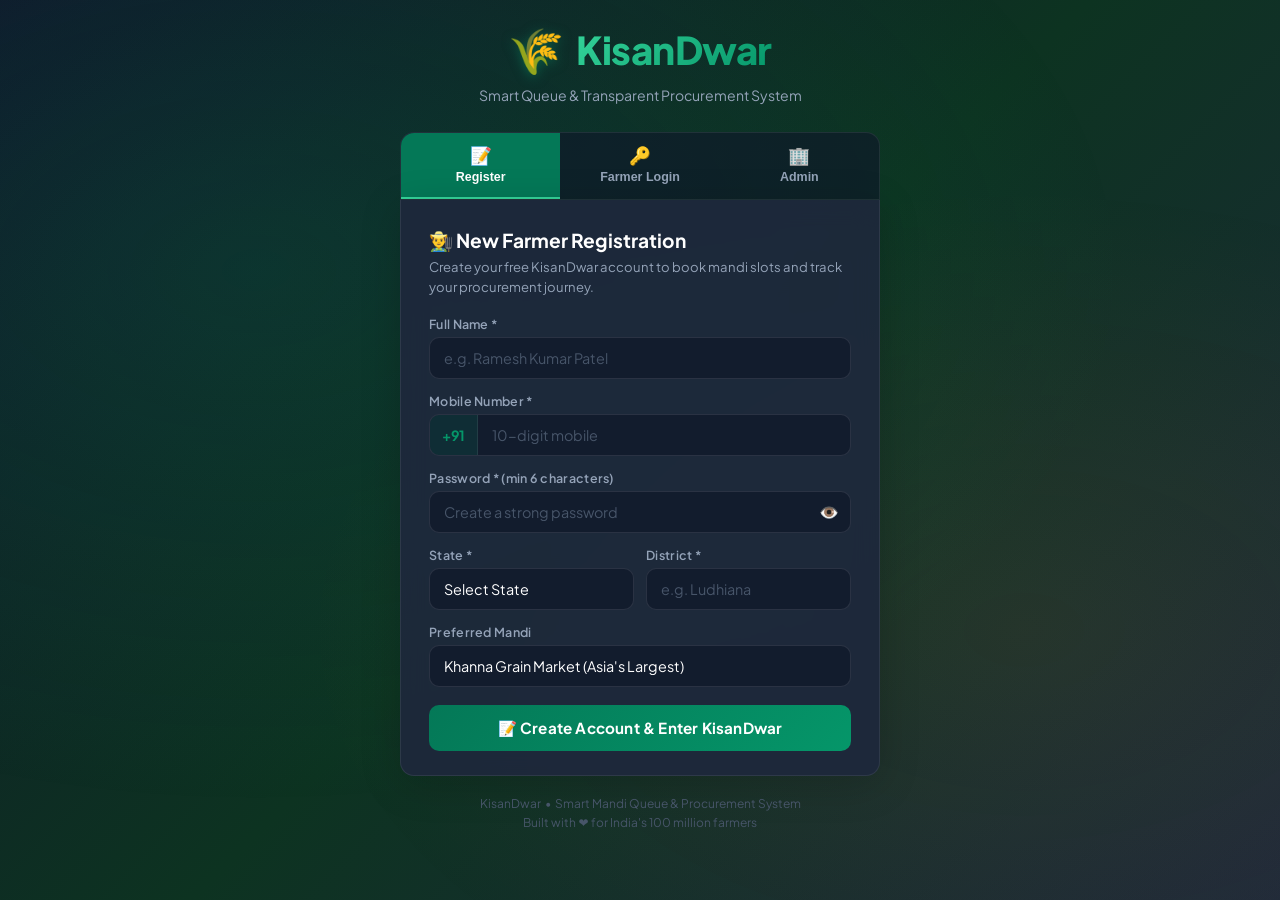
<file: templates/login.html>
<!DOCTYPE html>
<html lang="en">
<head>
    <meta charset="UTF-8">
    <meta name="viewport" content="width=device-width, initial-scale=1.0">
    <title>KisanDwar | Login & Registration Portal</title>
    <meta name="theme-color" content="#059669">
    <meta name="mobile-web-app-capable" content="yes">
    <link rel="manifest" href="/static/manifest.json">
    <link rel="preconnect" href="https://fonts.googleapis.com">
    <link rel="preconnect" href="https://fonts.gstatic.com" crossorigin>
    <link href="https://fonts.googleapis.com/css2?family=Plus+Jakarta+Sans:wght@400;500;600;700;800&display=swap" rel="stylesheet">
    <style>
        *, *::before, *::after { box-sizing: border-box; margin: 0; padding: 0; }

        :root {
            --green-600: #059669;
            --green-700: #047857;
            --green-800: #065f46;
            --green-50: #ecfdf5;
            --green-100: #d1fae5;
            --slate-900: #0f172a;
            --slate-800: #1e293b;
            --slate-700: #334155;
            --slate-600: #475569;
            --slate-400: #94a3b8;
            --slate-200: #e2e8f0;
            --slate-100: #f1f5f9;
            --amber-500: #f59e0b;
            --red-500: #ef4444;
            --white: #ffffff;
            --radius: 14px;
            --shadow: 0 4px 24px rgba(0,0,0,0.12);
            --shadow-lg: 0 8px 40px rgba(0,0,0,0.18);
        }

        body {
            font-family: 'Plus Jakarta Sans', system-ui, sans-serif;
            background: linear-gradient(135deg, var(--slate-900) 0%, #0d3321 50%, var(--slate-800) 100%);
            min-height: 100vh;
            display: flex;
            flex-direction: column;
            align-items: center;
            justify-content: flex-start;
            padding: 20px 16px 40px;
            position: relative;
            overflow-x: hidden;
        }

        body::before {
            content: '';
            position: fixed;
            inset: 0;
            background: radial-gradient(ellipse at 20% 30%, rgba(5,150,105,0.15) 0%, transparent 60%),
                        radial-gradient(ellipse at 80% 70%, rgba(245,158,11,0.07) 0%, transparent 50%);
            pointer-events: none;
        }

        /* ---- HEADER ---- */
        .auth-header {
            text-align: center;
            margin-bottom: 28px;
            position: relative;
            z-index: 1;
        }

        .brand-logo-wrap {
            display: flex;
            align-items: center;
            justify-content: center;
            gap: 12px;
            margin-bottom: 8px;
        }

        .logo-emoji {
            font-size: 2.8rem;
            filter: drop-shadow(0 2px 6px rgba(5,150,105,0.5));
        }

        .brand-name-big {
            font-size: 2.4rem;
            font-weight: 800;
            background: linear-gradient(135deg, #34d399, #059669);
            -webkit-background-clip: text;
            -webkit-text-fill-color: transparent;
            background-clip: text;
            letter-spacing: -0.5px;
        }

        .brand-sub-text {
            font-size: 0.8rem;
            font-weight: 600;
            color: var(--amber-500);
            letter-spacing: 1.5px;
            text-transform: uppercase;
        }

        .tagline {
            color: var(--slate-400);
            font-size: 0.88rem;
            margin-top: 4px;
        }

        .sih-badge {
            display: inline-block;
            background: rgba(245,158,11,0.15);
            color: var(--amber-500);
            border: 1px solid rgba(245,158,11,0.3);
            border-radius: 20px;
            padding: 3px 12px;
            font-size: 0.72rem;
            font-weight: 600;
            margin-top: 8px;
            letter-spacing: 0.5px;
        }

        /* ---- MAIN CARD WRAPPER ---- */
        .auth-portal {
            width: 100%;
            max-width: 480px;
            position: relative;
            z-index: 1;
        }

        /* ---- TABS ---- */
        .portal-tabs {
            display: grid;
            grid-template-columns: 1fr 1fr 1fr;
            background: rgba(15,23,42,0.6);
            border: 1px solid rgba(255,255,255,0.08);
            border-radius: var(--radius) var(--radius) 0 0;
            overflow: hidden;
        }

        .ptab {
            padding: 13px 8px;
            text-align: center;
            cursor: pointer;
            font-size: 0.78rem;
            font-weight: 600;
            color: var(--slate-400);
            transition: all 0.25s ease;
            border: none;
            background: none;
            display: flex;
            flex-direction: column;
            align-items: center;
            gap: 3px;
        }

        .ptab .tab-icon { font-size: 1.1rem; }

        .ptab:hover { color: var(--green-600); background: rgba(5,150,105,0.06); }

        .ptab.active {
            color: var(--white);
            background: var(--green-700);
            border-bottom: 2px solid #34d399;
        }

        /* ---- PANEL CARD ---- */
        .auth-card {
            background: rgba(30,41,59,0.95);
            border: 1px solid rgba(255,255,255,0.08);
            border-top: none;
            border-radius: 0 0 var(--radius) var(--radius);
            padding: 28px 28px 24px;
            box-shadow: var(--shadow-lg);
            backdrop-filter: blur(12px);
        }

        .auth-panel { display: none; }
        .auth-panel.active { display: block; }

        .panel-title {
            font-size: 1.2rem;
            font-weight: 700;
            color: var(--white);
            margin-bottom: 4px;
        }

        .panel-desc {
            color: var(--slate-400);
            font-size: 0.82rem;
            margin-bottom: 20px;
            line-height: 1.5;
        }

        /* ---- FORM ELEMENTS ---- */
        .form-group {
            margin-bottom: 14px;
        }

        label {
            display: block;
            font-size: 0.78rem;
            font-weight: 600;
            color: var(--slate-400);
            margin-bottom: 5px;
            letter-spacing: 0.3px;
        }

        input[type="text"],
        input[type="tel"],
        input[type="password"],
        select {
            width: 100%;
            padding: 11px 14px;
            background: rgba(15,23,42,0.7);
            border: 1.5px solid rgba(255,255,255,0.1);
            border-radius: 10px;
            color: var(--white);
            font-family: inherit;
            font-size: 0.9rem;
            transition: border-color 0.2s, box-shadow 0.2s;
            outline: none;
            -webkit-appearance: none;
            appearance: none;
        }

        input:focus, select:focus {
            border-color: var(--green-600);
            box-shadow: 0 0 0 3px rgba(5,150,105,0.18);
        }

        input::placeholder { color: var(--slate-600); }

        select option { background: var(--slate-800); }

        .form-row {
            display: grid;
            grid-template-columns: 1fr 1fr;
            gap: 12px;
        }

        /* ---- PHONE PREFIX ---- */
        .phone-field {
            display: flex;
            align-items: center;
            background: rgba(15,23,42,0.7);
            border: 1.5px solid rgba(255,255,255,0.1);
            border-radius: 10px;
            overflow: hidden;
            transition: border-color 0.2s, box-shadow 0.2s;
        }

        .phone-field:focus-within {
            border-color: var(--green-600);
            box-shadow: 0 0 0 3px rgba(5,150,105,0.18);
        }

        .phone-prefix {
            padding: 11px 12px;
            background: rgba(5,150,105,0.15);
            color: var(--green-600);
            font-size: 0.88rem;
            font-weight: 700;
            white-space: nowrap;
            border-right: 1.5px solid rgba(255,255,255,0.08);
        }

        .phone-field input {
            border: none;
            border-radius: 0;
            background: transparent;
            flex: 1;
            box-shadow: none;
        }

        .phone-field input:focus {
            box-shadow: none;
            border: none;
        }

        /* ---- BUTTONS ---- */
        .btn-primary-auth {
            width: 100%;
            padding: 13px;
            background: linear-gradient(135deg, var(--green-700), var(--green-600));
            color: var(--white);
            border: none;
            border-radius: 10px;
            font-family: inherit;
            font-size: 0.95rem;
            font-weight: 700;
            cursor: pointer;
            transition: all 0.2s ease;
            display: flex;
            align-items: center;
            justify-content: center;
            gap: 8px;
            margin-top: 18px;
            letter-spacing: 0.2px;
        }

        .btn-primary-auth:hover:not(:disabled) {
            background: linear-gradient(135deg, var(--green-800), var(--green-700));
            transform: translateY(-1px);
            box-shadow: 0 4px 16px rgba(5,150,105,0.35);
        }

        .btn-primary-auth:disabled {
            opacity: 0.6;
            cursor: not-allowed;
            transform: none;
        }

        .btn-guest {
            width: 100%;
            padding: 13px;
            background: transparent;
            color: var(--amber-500);
            border: 1.5px solid rgba(245,158,11,0.4);
            border-radius: 10px;
            font-family: inherit;
            font-size: 0.92rem;
            font-weight: 600;
            cursor: pointer;
            transition: all 0.2s ease;
            display: flex;
            align-items: center;
            justify-content: center;
            gap: 8px;
            margin-top: 10px;
        }

        .btn-guest:hover {
            background: rgba(245,158,11,0.08);
            border-color: var(--amber-500);
        }

        /* ---- ERROR / SUCCESS ---- */
        .auth-message {
            padding: 10px 14px;
            border-radius: 8px;
            font-size: 0.82rem;
            font-weight: 600;
            margin-top: 12px;
            display: none;
            align-items: center;
            gap: 8px;
        }

        .auth-message.error {
            background: rgba(239,68,68,0.12);
            border: 1px solid rgba(239,68,68,0.3);
            color: #fca5a5;
            display: flex;
        }

        .auth-message.success {
            background: rgba(5,150,105,0.12);
            border: 1px solid rgba(5,150,105,0.3);
            color: #6ee7b7;
            display: flex;
        }

        /* ---- GUEST CARD ---- */
        .guest-highlight {
            background: rgba(245,158,11,0.07);
            border: 1px solid rgba(245,158,11,0.2);
            border-radius: 12px;
            padding: 18px;
            margin-bottom: 16px;
        }

        .guest-highlight h4 {
            color: var(--amber-500);
            font-size: 0.92rem;
            font-weight: 700;
            margin-bottom: 8px;
        }

        .guest-feature-list {
            list-style: none;
            display: flex;
            flex-direction: column;
            gap: 6px;
        }

        .guest-feature-list li {
            color: var(--slate-400);
            font-size: 0.8rem;
            display: flex;
            align-items: center;
            gap: 8px;
        }

        .guest-feature-list li::before {
            content: '✅';
            font-size: 0.75rem;
        }

        /* ---- DEMO CREDENTIALS BOX ---- */
        .demo-creds {
            background: rgba(15,23,42,0.7);
            border: 1px solid rgba(255,255,255,0.06);
            border-radius: 10px;
            padding: 14px;
            margin-top: 16px;
        }

        .demo-creds-title {
            font-size: 0.72rem;
            font-weight: 700;
            color: var(--slate-400);
            text-transform: uppercase;
            letter-spacing: 1px;
            margin-bottom: 10px;
        }

        .cred-row {
            display: flex;
            justify-content: space-between;
            align-items: center;
            margin-bottom: 6px;
        }

        .cred-label { color: var(--slate-400); font-size: 0.78rem; }
        .cred-val {
            font-family: 'JetBrains Mono', monospace, sans-serif;
            font-size: 0.82rem;
            color: #34d399;
            font-weight: 600;
            background: rgba(52,211,153,0.08);
            padding: 2px 8px;
            border-radius: 4px;
            cursor: pointer;
        }

        /* ---- FOOTER ---- */
        .auth-footer {
            text-align: center;
            margin-top: 20px;
            color: var(--slate-600);
            font-size: 0.75rem;
            position: relative;
            z-index: 1;
        }

        .auth-footer a { color: var(--green-600); text-decoration: none; }

        /* ---- PASSWORD TOGGLE ---- */
        .pass-wrapper {
            position: relative;
        }

        .pass-wrapper input { padding-right: 42px; }

        .toggle-pass {
            position: absolute;
            right: 12px;
            top: 50%;
            transform: translateY(-50%);
            cursor: pointer;
            color: var(--slate-400);
            font-size: 1rem;
            user-select: none;
            background: none;
            border: none;
            padding: 0;
        }

        /* ---- DIVIDER ---- */
        .divider {
            display: flex;
            align-items: center;
            gap: 10px;
            margin: 16px 0;
        }

        .divider::before, .divider::after {
            content: '';
            flex: 1;
            height: 1px;
            background: rgba(255,255,255,0.08);
        }

        .divider span {
            font-size: 0.72rem;
            color: var(--slate-600);
            font-weight: 600;
            white-space: nowrap;
        }

        /* ---- RESPONSIVE ---- */
        @media (max-width: 480px) {
            body { padding: 12px 10px 30px; }
            .auth-card { padding: 22px 18px 20px; }
            .brand-name-big { font-size: 1.9rem; }
            .form-row { grid-template-columns: 1fr; }
        }

        /* ---- LOADING SPINNER ---- */
        .spinner {
            width: 16px;
            height: 16px;
            border: 2px solid rgba(255,255,255,0.3);
            border-top-color: white;
            border-radius: 50%;
            animation: spin 0.7s linear infinite;
            display: inline-block;
        }

        @keyframes spin { to { transform: rotate(360deg); } }
    </style>
</head>
<body>

    <!-- HEADER -->
    <header class="auth-header">
        <div class="brand-logo-wrap">
            <span class="logo-emoji">🌾</span>
            <div>
                <div class="brand-name-big">KisanDwar</div>
            </div>
        </div>
        <p class="tagline">Smart Queue & Transparent Procurement System</p>
    </header>

    <!-- AUTH PORTAL -->
    <div class="auth-portal">

        <!-- TABS -->
        <div class="portal-tabs" role="tablist">
            <button class="ptab active" data-panel="register" role="tab" aria-selected="true">
                <span class="tab-icon">📝</span>
                <span>Register</span>
            </button>
            <button class="ptab" data-panel="login" role="tab" aria-selected="false">
                <span class="tab-icon">🔑</span>
                <span>Farmer Login</span>
            </button>
            <button class="ptab" data-panel="admin" role="tab" aria-selected="false">
                <span class="tab-icon">🏢</span>
                <span>Admin</span>
            </button>
        </div>

        <!-- CARD PANELS -->
        <div class="auth-card">

            <!-- PANEL: REGISTER -->
            <div id="panel-register" class="auth-panel active">
                <h2 class="panel-title">👨‍🌾 New Farmer Registration</h2>
                <p class="panel-desc">Create your free KisanDwar account to book mandi slots and track your procurement journey.</p>

                <form id="registerForm" autocomplete="off" novalidate>
                    <div class="form-group">
                        <label>Full Name *</label>
                        <input type="text" id="reg-name" placeholder="e.g. Ramesh Kumar Patel" autocomplete="name" required>
                    </div>

                    <div class="form-group">
                        <label>Mobile Number *</label>
                        <div class="phone-field">
                            <span class="phone-prefix">+91</span>
                            <input type="tel" id="reg-phone" placeholder="10-digit mobile" maxlength="10" autocomplete="tel" required>
                        </div>
                    </div>

                    <div class="form-group">
                        <label>Password * (min 6 characters)</label>
                        <div class="pass-wrapper">
                            <input type="password" id="reg-password" placeholder="Create a strong password" autocomplete="new-password" required>
                            <button type="button" class="toggle-pass" data-target="reg-password">👁️</button>
                        </div>
                    </div>

                    <div class="form-row">
                        <div class="form-group">
                            <label>State *</label>
                            <select id="reg-state">
                                <option value="">Select State</option>
                                <option value="Punjab">Punjab</option>
                                <option value="Haryana">Haryana</option>
                                <option value="Uttar Pradesh">Uttar Pradesh</option>
                                <option value="Madhya Pradesh">Madhya Pradesh</option>
                                <option value="Rajasthan">Rajasthan</option>
                                <option value="Maharashtra">Maharashtra</option>
                                <option value="Gujarat">Gujarat</option>
                                <option value="Bihar">Bihar</option>
                                <option value="Odisha">Odisha</option>
                                <option value="West Bengal">West Bengal</option>
                                <option value="Other">Other</option>
                            </select>
                        </div>
                        <div class="form-group">
                            <label>District *</label>
                            <input type="text" id="reg-district" placeholder="e.g. Ludhiana">
                        </div>
                    </div>

                    <div class="form-group">
                        <label>Preferred Mandi</label>
                        <select id="reg-mandi">
                            <option value="1">Khanna Grain Market (Asia's Largest)</option>
                            <option value="2">Karnal APMC Sub-Yard</option>
                            <option value="3">Barnala Food Grain Center</option>
                            <option value="4">Ujjain Krishi Upaj Mandi</option>
                        </select>
                    </div>

                    <div id="reg-msg" class="auth-message" role="alert"></div>

                    <button type="submit" class="btn-primary-auth" id="btn-register">
                        <span>📝 Create Account & Enter KisanDwar</span>
                    </button>
                </form>

            </div>

            <!-- PANEL: FARMER LOGIN -->
            <div id="panel-login" class="auth-panel">
                <h2 class="panel-title">🔑 Farmer Login</h2>
                <p class="panel-desc">Login with your registered mobile number and password.</p>

                <form id="loginForm" autocomplete="off" novalidate>
                    <div class="form-group">
                        <label>Registered Mobile Number *</label>
                        <div class="phone-field">
                            <span class="phone-prefix">+91</span>
                            <input type="tel" id="login-phone" placeholder="10-digit mobile" maxlength="10" autocomplete="tel" required>
                        </div>
                    </div>

                    <div class="form-group">
                        <label>Password *</label>
                        <div class="pass-wrapper">
                            <input type="password" id="login-password" placeholder="Your password" autocomplete="current-password" required>
                            <button type="button" class="toggle-pass" data-target="login-password">👁️</button>
                        </div>
                    </div>

                    <div id="login-msg" class="auth-message" role="alert"></div>

                    <button type="submit" class="btn-primary-auth" id="btn-login">
                        <span>🔑 Login to KisanDwar</span>
                    </button>
                </form>
            </div>

            <!-- PANEL: ADMIN LOGIN -->
            <div id="panel-admin" class="auth-panel">
                <h2 class="panel-title">🏢 Mandi Admin Login</h2>
                <p class="panel-desc">Mandi Inspector / APMC Officer login to access the Operations Control Desk.</p>

                <form id="adminForm" autocomplete="off" novalidate>
                    <div class="form-group">
                        <label>Admin Username *</label>
                        <input type="text" id="admin-username" placeholder="e.g. admin" autocomplete="username" required>
                    </div>

                    <div class="form-group">
                        <label>Password *</label>
                        <div class="pass-wrapper">
                            <input type="password" id="admin-password" placeholder="Admin password" autocomplete="current-password" required>
                            <button type="button" class="toggle-pass" data-target="admin-password">👁️</button>
                        </div>
                    </div>

                    <div id="admin-msg" class="auth-message" role="alert"></div>

                    <button type="submit" class="btn-primary-auth" id="btn-admin">
                        <span>🏢 Login to Operations Desk</span>
                    </button>
                </form>
            </div>

        </div>
    </div>

    <footer class="auth-footer">
        <p>KisanDwar &nbsp;•&nbsp; Smart Mandi Queue & Procurement System</p>
        <p style="margin-top: 4px;">Built with ❤️ for India's 100 million farmers</p>
    </footer>

    <script>
    // ---- Tab switching ----
    document.querySelectorAll('.ptab').forEach(tab => {
        tab.addEventListener('click', () => {
            document.querySelectorAll('.ptab').forEach(t => {
                t.classList.remove('active');
                t.setAttribute('aria-selected', 'false');
            });
            document.querySelectorAll('.auth-panel').forEach(p => p.classList.remove('active'));
            tab.classList.add('active');
            tab.setAttribute('aria-selected', 'true');
            document.getElementById('panel-' + tab.dataset.panel).classList.add('active');
        });
    });

    // ---- Password toggle ----
    document.querySelectorAll('.toggle-pass').forEach(btn => {
        btn.addEventListener('click', () => {
            const inp = document.getElementById(btn.dataset.target);
            if (!inp) return;
            inp.type = inp.type === 'password' ? 'text' : 'password';
            btn.textContent = inp.type === 'password' ? '👁️' : '🙈';
        });
    });

    // ---- Show message helper ----
    function showMsg(id, text, type) {
        const el = document.getElementById(id);
        if (!el) return;
        el.textContent = (type === 'error' ? '⚠️ ' : '✅ ') + text;
        el.className = 'auth-message ' + type;
    }

    function hideMsg(id) {
        const el = document.getElementById(id);
        if (el) el.className = 'auth-message';
    }

    function setBtnLoading(id, loading) {
        const btn = document.getElementById(id);
        if (!btn) return;
        btn.disabled = loading;
        if (loading) {
            btn.dataset.orig = btn.innerHTML;
            btn.innerHTML = '<span class="spinner"></span> <span>Please wait...</span>';
        } else {
            btn.innerHTML = btn.dataset.orig || btn.innerHTML;
        }
    }

    // ---- REGISTER ----
    document.getElementById('registerForm').addEventListener('submit', async (e) => {
        e.preventDefault();
        hideMsg('reg-msg');

        const name = document.getElementById('reg-name').value.trim();
        const phone = document.getElementById('reg-phone').value.trim();
        const password = document.getElementById('reg-password').value;
        const state = document.getElementById('reg-state').value;
        const district = document.getElementById('reg-district').value.trim();
        const preferred_mandi_id = parseInt(document.getElementById('reg-mandi').value);

        if (!name || !phone || !password || !state || !district) {
            showMsg('reg-msg', 'Please fill all required fields.', 'error');
            return;
        }

        setBtnLoading('btn-register', true);

        try {
            const res = await fetch('/api/auth/register', {
                method: 'POST',
                headers: { 'Content-Type': 'application/json' },
                body: JSON.stringify({ name, phone, password, state, district, preferred_mandi_id })
            });
            const data = await res.json();

            if (data.success) {
                showMsg('reg-msg', data.message, 'success');
                setTimeout(() => window.location.href = '/', 800);
            } else {
                showMsg('reg-msg', data.error || 'Registration failed.', 'error');
            }
        } catch (err) {
            showMsg('reg-msg', 'Network error. Please try again.', 'error');
        } finally {
            setBtnLoading('btn-register', false);
        }
    });

    // ---- FARMER LOGIN ----
    document.getElementById('loginForm').addEventListener('submit', async (e) => {
        e.preventDefault();
        hideMsg('login-msg');

        const phone = document.getElementById('login-phone').value.trim();
        const password = document.getElementById('login-password').value;

        if (!phone || !password) {
            showMsg('login-msg', 'Mobile number and password are required.', 'error');
            return;
        }

        setBtnLoading('btn-login', true);

        try {
            const res = await fetch('/api/auth/login', {
                method: 'POST',
                headers: { 'Content-Type': 'application/json' },
                body: JSON.stringify({ phone, password })
            });
            const data = await res.json();

            if (data.success) {
                showMsg('login-msg', data.message, 'success');
                setTimeout(() => window.location.href = '/', 800);
            } else {
                showMsg('login-msg', data.error || 'Login failed.', 'error');
            }
        } catch (err) {
            showMsg('login-msg', 'Network error. Please try again.', 'error');
        } finally {
            setBtnLoading('btn-login', false);
        }
    });

    // ---- ADMIN LOGIN ----
    document.getElementById('adminForm').addEventListener('submit', async (e) => {
        e.preventDefault();
        hideMsg('admin-msg');

        const username = document.getElementById('admin-username').value.trim();
        const password = document.getElementById('admin-password').value;

        if (!username || !password) {
            showMsg('admin-msg', 'Username and password are required.', 'error');
            return;
        }

        setBtnLoading('btn-admin', true);

        try {
            const res = await fetch('/api/auth/admin-login', {
                method: 'POST',
                headers: { 'Content-Type': 'application/json' },
                body: JSON.stringify({ username, password })
            });
            const data = await res.json();

            if (data.success) {
                showMsg('admin-msg', data.message, 'success');
                setTimeout(() => window.location.href = '/', 800);
            } else {
                showMsg('admin-msg', data.error || 'Invalid credentials.', 'error');
            }
        } catch (err) {
            showMsg('admin-msg', 'Network error. Please try again.', 'error');
        } finally {
            setBtnLoading('btn-admin', false);
        }
    });

    // ---- GUEST ACCESS ----
    async function guestLogin() {
        try {
            const res = await fetch('/api/auth/guest', { method: 'POST' });
            const data = await res.json();
            if (data.success) window.location.href = '/';
        } catch (err) {
            window.location.href = '/app';
        }
    }

    ['btn-guest-reg', 'btn-guest-login', 'btn-guest-admin', 'btn-guest-main'].forEach(id => {
        const btn = document.getElementById(id);
        if (btn) btn.addEventListener('click', guestLogin);
    });

    // ---- DEMO CREDENTIAL AUTO-FILL ----
    document.getElementById('fill-admin-user')?.addEventListener('click', () => {
        document.getElementById('admin-username').value = 'admin';
    });
    document.getElementById('fill-admin-pass')?.addEventListener('click', () => {
        document.getElementById('admin-password').value = 'mandi@2026';
        // Switch to admin tab if not already
        document.querySelector('[data-panel="admin"]')?.click();
    });
    </script>
</body>
</html>
</file>
